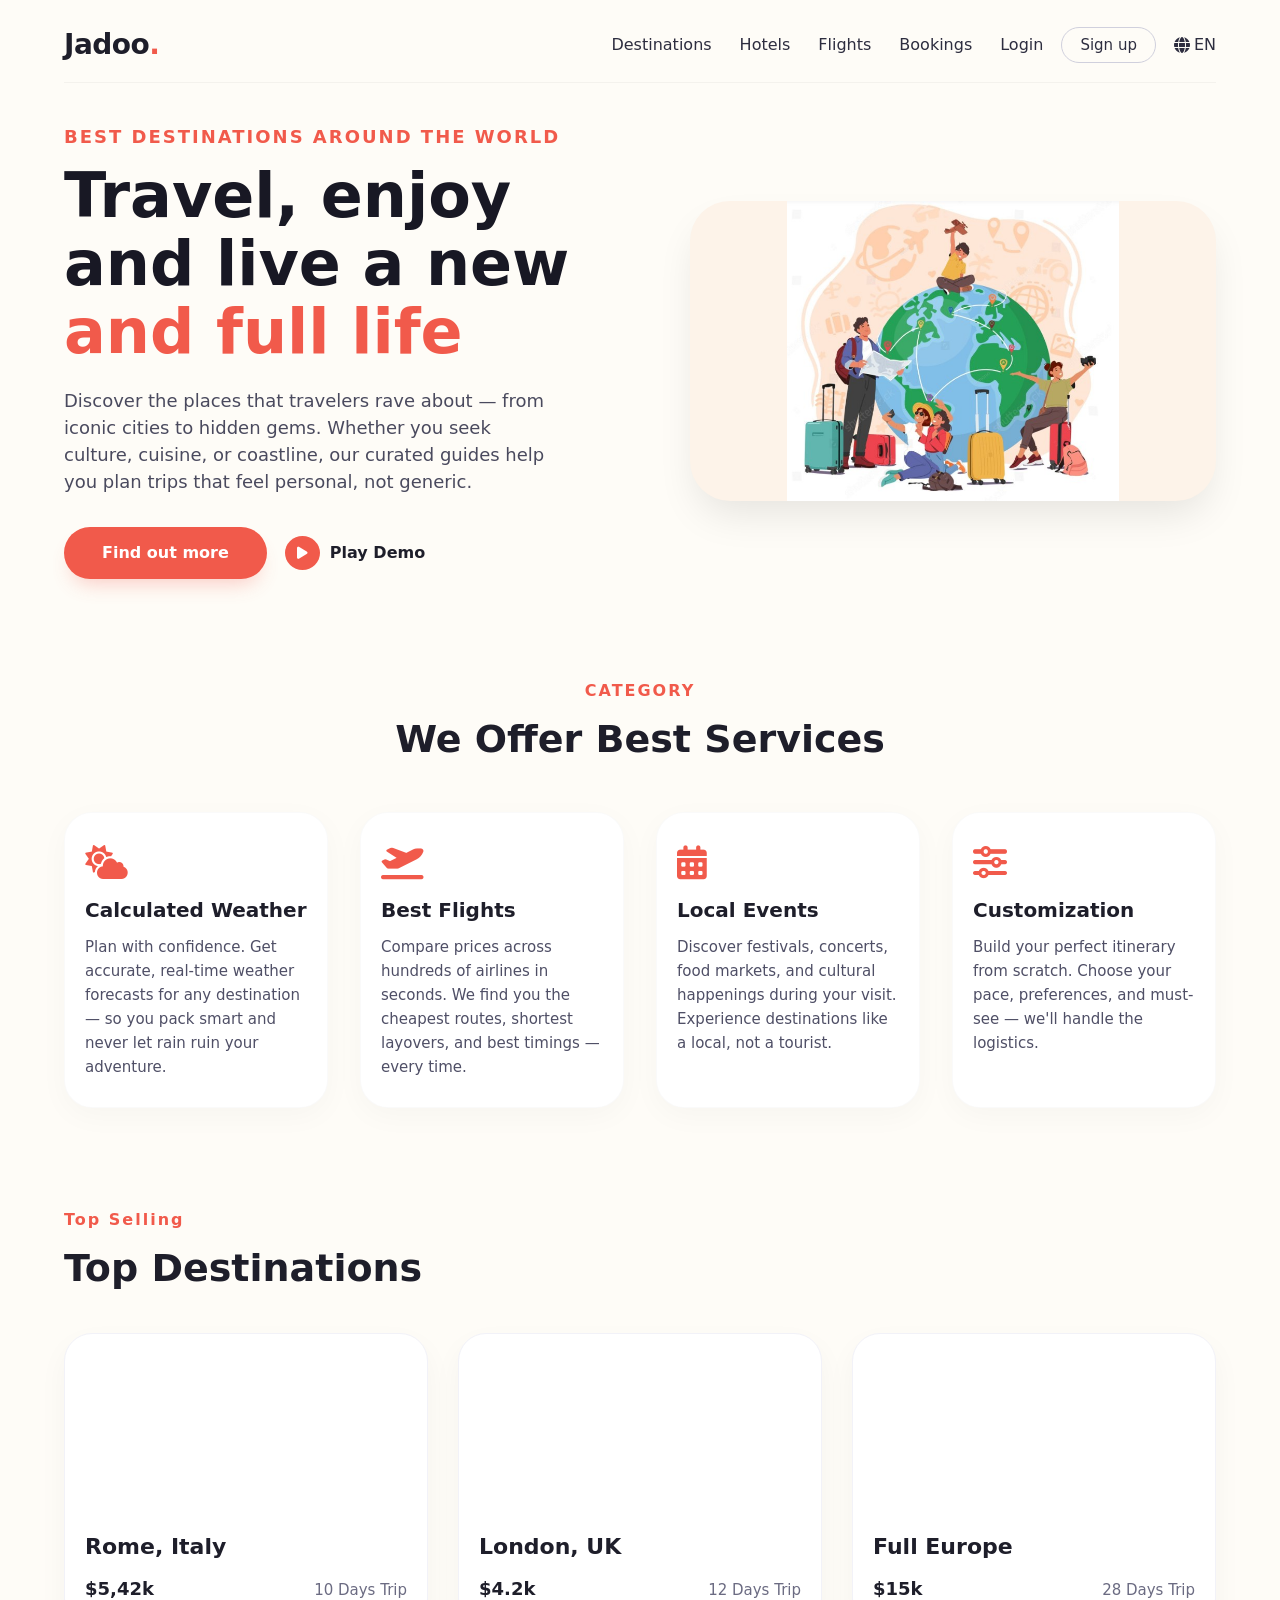
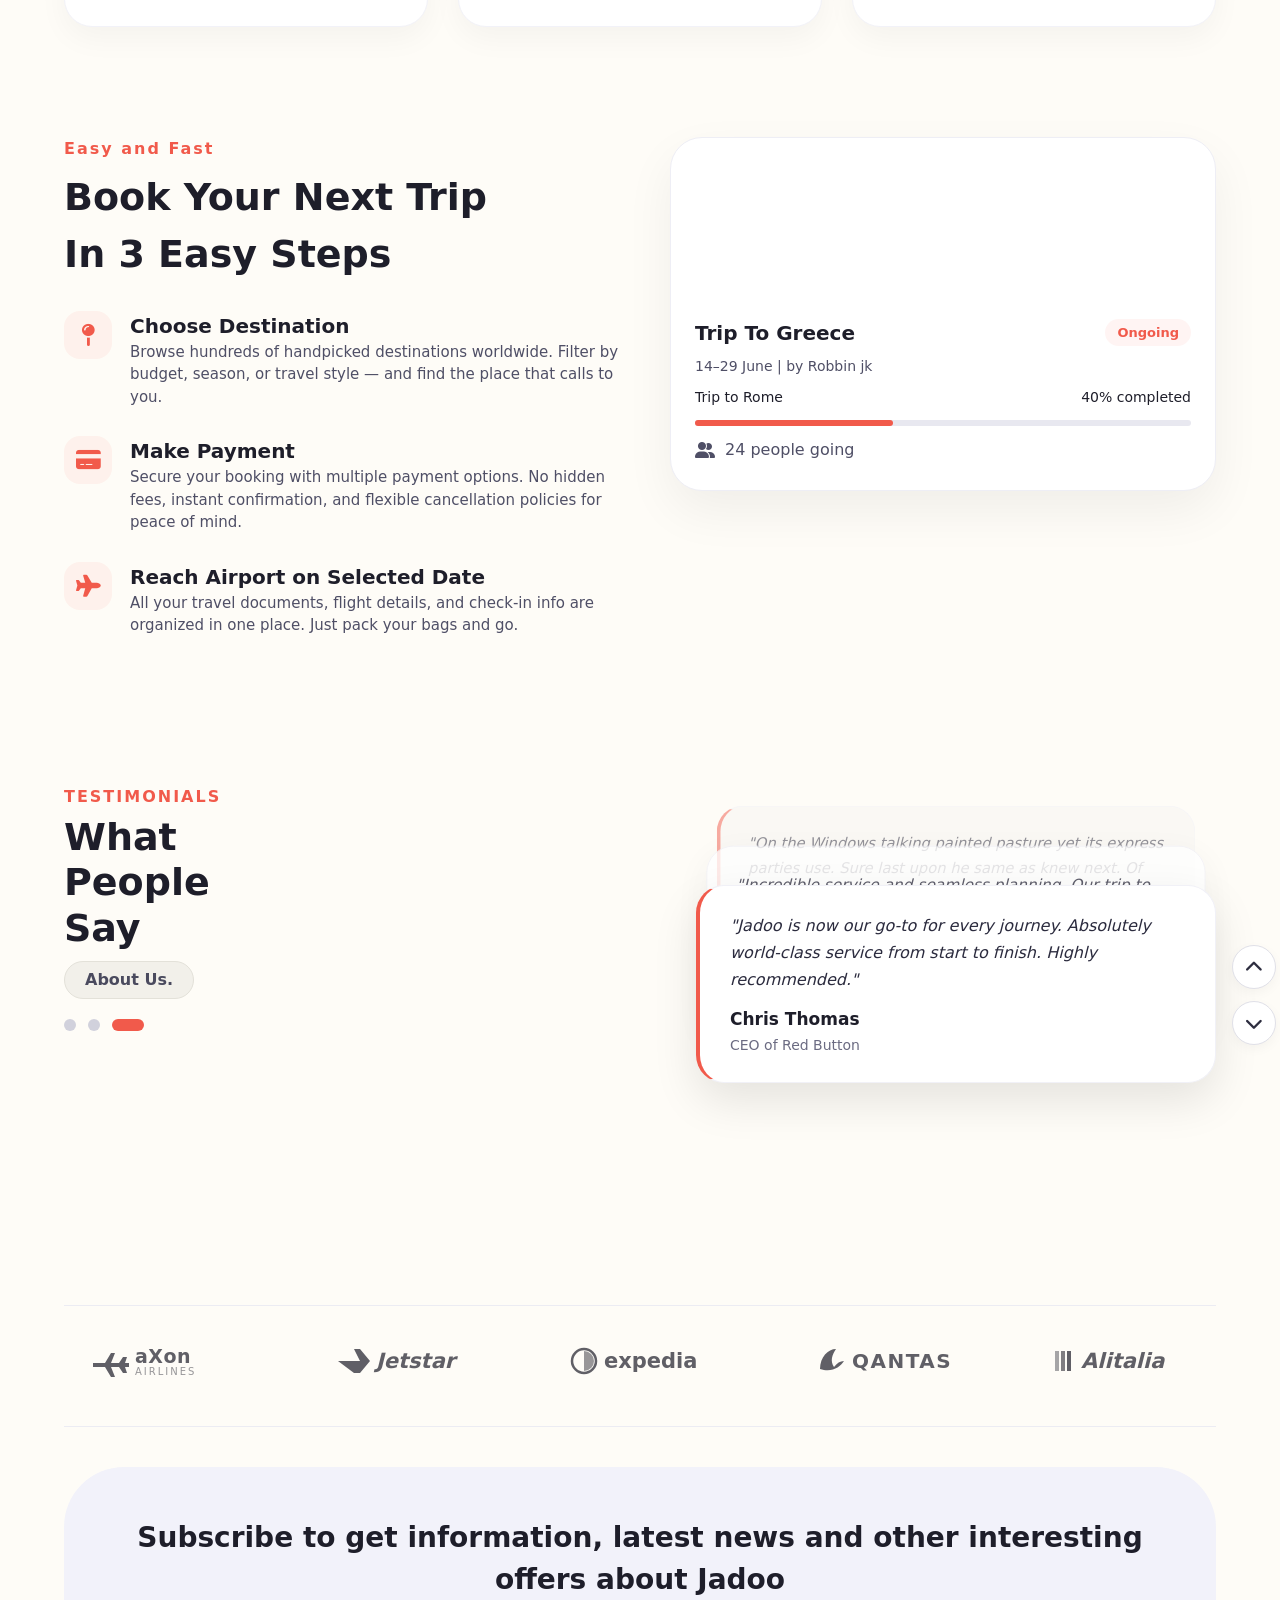
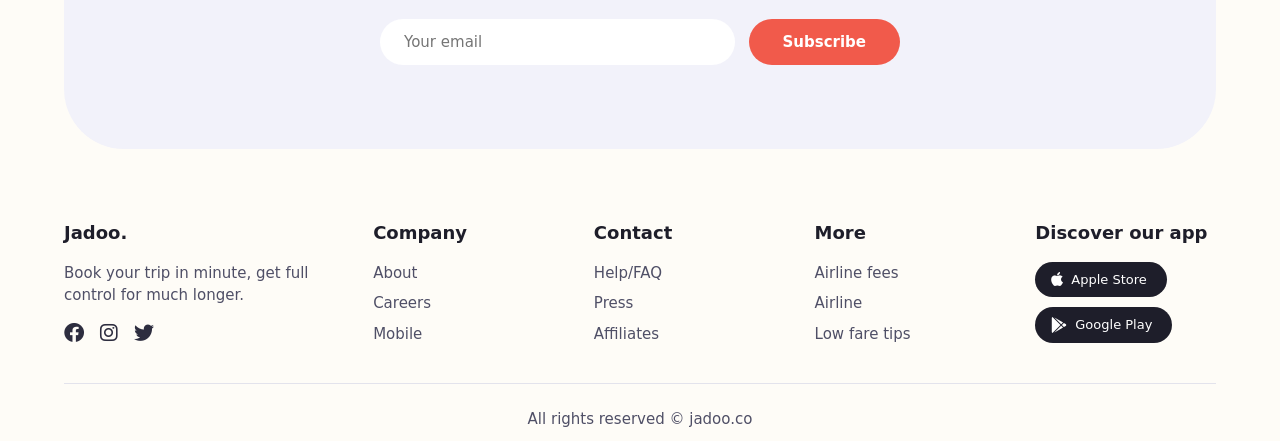
<file: jadoo-travel-landing_3.html>
<!DOCTYPE html>
<html lang="en">
<head>
    <meta charset="UTF-8" />
    <meta name="viewport" content="width=device-width, initial-scale=1.0" />
    <title>Jadoo · travel</title>
    <link rel="stylesheet" href="https://cdnjs.cloudflare.com/ajax/libs/font-awesome/6.0.0-beta3/css/all.min.css" />
    <style>
        * {
            margin: 0;
            padding: 0;
            box-sizing: border-box;
            font-family: 'Inter', system-ui, -apple-system, BlinkMacSystemFont, 'Segoe UI', Roboto, sans-serif;
        }

        body {
            background: #fefcf7;
            color: #1e1e2a;
            line-height: 1.5;
        }

        .container {
            max-width: 1200px;
            margin: 0 auto;
            padding: 0 24px;
        }

        /* ----- NAVIGATION ----- */
        .navbar {
            display: flex;
            align-items: center;
            justify-content: space-between;
            flex-wrap: wrap;
            padding: 24px 0 16px;
            border-bottom: 1px solid rgba(0, 0, 0, 0.04);
        }

        html {
            scroll-behavior: smooth;
        }
        section {
            scroll-margin-top: 24px;
        }
        .logo {
            font-size: 28px;
            font-weight: 700;
            letter-spacing: -0.5px;
            color: #1e1e2a;
            text-decoration: none;
        }
        .logo span {
            color: #f15a4b;
        }
        .nav-toggle {
            display: none;
            background: none;
            border: none;
            font-size: 22px;
            color: #1e1e2a;
            cursor: pointer;
            padding: 6px;
        }
        .btn-outline,
        .btn-demo,
        .btn-sign {
            cursor: pointer;
        }
        .nav-links a.js-login,
        .nav-links .btn-outline.js-signup {
            cursor: pointer;
        }

        .nav-links {
            display: flex;
            align-items: center;
            gap: 28px;
            font-weight: 500;
            font-size: 16px;
            color: #2d2d3f;
            flex-wrap: wrap;
        }
        .nav-links a {
            text-decoration: none;
            color: inherit;
            transition: 0.2s;
        }
        .nav-links a:hover {
            color: #f15a4b;
        }
        .nav-actions {
            display: flex;
            align-items: center;
            gap: 18px;
        }
        .btn-outline {
            border: 1px solid #d0d0dd;
            padding: 6px 18px;
            border-radius: 30px;
            font-weight: 500;
            font-size: 15px;
            background: transparent;
            transition: 0.2s;
            cursor: pointer;
        }
        .btn-outline:hover {
            border-color: #f15a4b;
            color: #f15a4b;
        }
        .btn-sign {
            background: #f15a4b;
            color: #fff;
            border: none;
            padding: 8px 22px;
            border-radius: 30px;
            font-weight: 600;
            font-size: 15px;
            transition: 0.2s;
            cursor: pointer;
        }
        .btn-sign:hover {
            background: #d94a3b;
        }
        .lang {
            font-weight: 500;
            display: flex;
            align-items: center;
            gap: 4px;
        }

        /* ----- HERO ----- */
        .hero {
            display: flex;
            flex-wrap: wrap;
            align-items: center;
            justify-content: space-between;
            padding: 40px 0 60px;
            gap: 30px;
        }
        .hero-text {
            flex: 1 1 450px;
        }
        .hero-badge {
            color: #f15a4b;
            font-weight: 700;
            font-size: 18px;
            letter-spacing: 2px;
            text-transform: uppercase;
            margin-bottom: 12px;
        }
        .hero-text h1 {
            font-size: 62px;
            font-weight: 800;
            line-height: 1.1;
            margin-bottom: 20px;
            color: #181824;
        }
        .hero-text h1 span {
            color: #f15a4b;
        }
        .hero-text p {
            font-size: 18px;
            color: #4a4a5e;
            max-width: 500px;
            margin-bottom: 32px;
        }
        .hero-buttons {
            display: flex;
            flex-wrap: wrap;
            gap: 18px;
            align-items: center;
        }
        .btn-primary {
            background: #f15a4b;
            color: #fff;
            border: none;
            padding: 14px 38px;
            border-radius: 30px;
            font-weight: 600;
            font-size: 16px;
            box-shadow: 0 12px 20px -8px rgba(241, 90, 75, 0.3);
            transition: 0.2s;
            cursor: pointer;
            display: inline-block;
            text-decoration: none;
        }
        .btn-primary:hover {
            background: #d94a3b;
            transform: scale(1.01);
        }
        .btn-demo {
            background: transparent;
            border: none;
            font-weight: 600;
            font-size: 16px;
            display: flex;
            align-items: center;
            gap: 10px;
            color: #1e1e2a;
            cursor: pointer;
        }
        .btn-demo i {
            background: #f15a4b;
            color: #fff;
            border-radius: 50%;
            padding: 10px 12px;
            font-size: 14px;
        }

        .hero-image {
            flex: 1 1 380px;
            border-radius: 40px;
            overflow: hidden;
            box-shadow: 0 20px 40px -8px rgba(0, 0, 0, 0.1);
            min-height: 300px;
            background: #fdf3e9;
            background-image: url('[data-uri]');
            background-size: contain;
            background-repeat: no-repeat;
            background-position: center;
            transition: 0.3s;
        }
        .hero-image:hover {
            transform: scale(1.01);
        }

        /* ----- SERVICES ----- */
        .services {
            padding: 40px 0 60px;
            text-align: center;
        }
        .services .section-tag {
            color: #f15a4b;
            font-weight: 700;
            letter-spacing: 2px;
            font-size: 16px;
        }
        .services h2 {
            font-size: 38px;
            font-weight: 700;
            margin: 8px 0 44px;
        }
        .service-grid {
            display: grid;
            grid-template-columns: repeat(auto-fit, minmax(220px, 1fr));
            gap: 32px;
            text-align: left;
        }
        .service-card {
            background: #fff;
            padding: 32px 20px 28px;
            border-radius: 28px;
            box-shadow: 0 8px 30px rgba(0, 0, 0, 0.03);
            transition: 0.25s;
            border: 1px solid rgba(0, 0, 0, 0.02);
        }
        .service-card:hover {
            box-shadow: 0 20px 40px -10px rgba(241, 90, 75, 0.08);
            transform: translateY(-4px);
        }
        .service-card i {
            font-size: 34px;
            color: #f15a4b;
            margin-bottom: 16px;
        }
        .service-card h3 {
            font-size: 20px;
            margin-bottom: 10px;
        }
        .service-card p {
            color: #4f4f66;
            font-size: 15px;
            line-height: 1.6;
        }

        /* ----- TOP SELLING ----- */
        .top-selling {
            padding: 40px 0 60px;
        }
        .top-selling .section-tag {
            color: #f15a4b;
            font-weight: 700;
            letter-spacing: 2px;
            font-size: 16px;
        }
        .top-selling h2 {
            font-size: 38px;
            font-weight: 700;
            margin: 8px 0 36px;
        }
        .dest-grid {
            display: grid;
            grid-template-columns: repeat(auto-fit, minmax(250px, 1fr));
            gap: 30px;
        }
        .dest-card {
            background: #fff;
            border-radius: 28px;
            box-shadow: 0 12px 30px rgba(0, 0, 0, 0.04);
            transition: 0.2s;
            border: 1px solid #f2f2f8;
            overflow: hidden;
        }
        .dest-card:hover {
            box-shadow: 0 20px 40px rgba(0, 0, 0, 0.06);
            transform: translateY(-4px);
        }
        .dest-card .dest-img {
            width: 100%;
            height: 180px;
            background-size: cover;
            background-position: center;
            border-radius: 28px 28px 0 0;
        }
        .dest-card .dest-info {
            padding: 16px 20px 24px;
        }
        .dest-card .place {
            font-weight: 700;
            font-size: 22px;
        }
        .dest-card .price {
            font-weight: 600;
            color: #1e1e2a;
            font-size: 18px;
        }
        .dest-card .trip-days {
            color: #6b6b82;
            font-size: 15px;
            margin-top: 6px;
        }
        .dest-card .row {
            display: flex;
            justify-content: space-between;
            align-items: baseline;
            margin-top: 10px;
        }

        /* ----- STEPS + TRIP CARD ----- */
        .steps-section {
            display: flex;
            flex-wrap: wrap;
            gap: 40px;
            padding: 50px 0 60px;
            align-items: flex-start;
        }
        .steps-left {
            flex: 1 1 300px;
        }
        .steps-left .section-tag {
            color: #f15a4b;
            font-weight: 700;
            letter-spacing: 2px;
            font-size: 16px;
        }
        .steps-left h2 {
            font-size: 38px;
            font-weight: 700;
            margin: 8px 0 28px;
        }
        .step-item {
            display: flex;
            gap: 18px;
            margin-bottom: 28px;
        }
        .step-icon {
            min-width: 48px;
            height: 48px;
            background: #f15a4b10;
            border-radius: 16px;
            display: flex;
            align-items: center;
            justify-content: center;
            color: #f15a4b;
            font-size: 22px;
        }
        .step-item h4 {
            font-size: 20px;
            font-weight: 600;
        }
        .step-item p {
            color: #4f4f66;
            font-size: 15px;
        }

        .trip-card {
            flex: 1 1 280px;
            background: #fff;
            border-radius: 32px;
            box-shadow: 0 20px 50px rgba(0, 0, 0, 0.06);
            border: 1px solid #eeeef5;
            overflow: hidden;
        }
        .trip-card .trip-img {
            width: 100%;
            height: 160px;
            background-size: cover;
            background-position: center;
        }
        .trip-card .trip-content {
            padding: 20px 24px 28px;
        }
        .trip-card .trip-header {
            display: flex;
            justify-content: space-between;
            align-items: center;
            margin-bottom: 8px;
        }
        .trip-card .trip-header h4 {
            font-weight: 700;
            font-size: 20px;
        }
        .trip-card .trip-header span {
            background: #f15a4b10;
            color: #f15a4b;
            font-size: 13px;
            font-weight: 600;
            padding: 4px 12px;
            border-radius: 30px;
        }
        .trip-card .trip-meta {
            color: #4f4f66;
            font-size: 14px;
            margin-bottom: 10px;
        }
        .progress-bar {
            background: #e8e8f0;
            height: 6px;
            border-radius: 10px;
            margin: 12px 0 8px;
        }
        .progress-fill {
            width: 40%;
            height: 6px;
            background: #f15a4b;
            border-radius: 10px;
        }
        .trip-people {
            display: flex;
            align-items: center;
            gap: 10px;
            color: #4f4f66;
            margin-top: 12px;
        }

        /* ============================================================ */
        /* TESTIMONIALS                                                  */
        /* ============================================================ */
        .testimonials {
            padding: 60px 0 70px;
        }

        .testi-container {
            display: flex;
            flex-wrap: wrap;
            gap: 40px;
            align-items: flex-start;
            position: relative;
        }

        .testi-left {
            flex: 0 0 200px;
        }

        .testi-left .section-tag {
            color: #f15a4b;
            font-weight: 700;
            letter-spacing: 2px;
            font-size: 16px;
            text-transform: uppercase;
            margin-bottom: 6px;
        }

        .testi-left h2 {
            font-size: 38px;
            font-weight: 700;
            line-height: 1.2;
            margin-bottom: 10px;
        }

        .about-us-tag {
            font-weight: 600;
            font-size: 16px;
            color: #4a4a5e;
            background: #f2f0ea;
            padding: 6px 20px;
            border-radius: 40px;
            display: inline-block;
            border: 1px solid #e3e1d9;
            margin-bottom: 20px;
        }

        .testi-dots {
            display: flex;
            gap: 12px;
            align-items: center;
        }

        .testi-dots .dot {
            width: 12px;
            height: 12px;
            border-radius: 50%;
            background: #d1d1dc;
            transition: 0.3s;
            cursor: pointer;
        }

        .testi-dots .dot.active {
            background: #f15a4b;
            width: 32px;
            border-radius: 20px;
        }

        .testi-dots .dot:hover {
            background: #f15a4b;
            opacity: 0.6;
        }

        .testi-right {
            flex: 1;
            position: relative;
            min-height: 420px;
            max-width: 520px;
            margin-left: auto;
        }

        .testi-card {
            background: #fff;
            padding: 26px 30px;
            border-radius: 28px;
            border: 1px solid #f1f1f7;
            position: absolute;
            width: 100%;
            left: 0;
            transition: all 0.4s cubic-bezier(0.25, 0.46, 0.45, 0.94);
            cursor: pointer;
            user-select: none;
        }

        .testi-card:hover {
            box-shadow: 0 12px 40px rgba(0, 0, 0, 0.10);
        }

        .testi-card p {
            font-size: 16px;
            font-style: italic;
            color: #2b2b3e;
            margin-bottom: 14px;
            line-height: 1.7;
        }

        .testi-card .author {
            font-weight: 700;
            font-size: 17px;
        }

        .testi-card .location {
            color: #6b6b82;
            font-size: 14px;
            margin-top: 2px;
        }

        .testi-card.layer-1 {
            top: 0;
            z-index: 1;
            background: #f8f6f2;
            border-left: 4px solid #f15a4b;
            transform: scale(0.92) translateY(14px);
            opacity: 0.5;
        }

        .testi-card.layer-2 {
            top: 50px;
            z-index: 2;
            background: #fff;
            transform: scale(0.96) translateY(7px);
            opacity: 0.75;
            box-shadow: 0 12px 35px rgba(0, 0, 0, 0.06);
        }

        .testi-card.layer-3 {
            top: 100px;
            z-index: 3;
            background: #fff;
            border-left: 4px solid #f15a4b;
            box-shadow: 0 18px 45px rgba(0, 0, 0, 0.10);
            transform: scale(1) translateY(0);
            opacity: 1;
        }

        .testi-arrows {
            position: absolute;
            right: -60px;
            top: 50%;
            transform: translateY(-50%);
            display: flex;
            flex-direction: column;
            gap: 12px;
            z-index: 10;
        }

        .testi-arrows button {
            width: 44px;
            height: 44px;
            border-radius: 50%;
            border: 1px solid #e0e0e8;
            background: #fff;
            color: #2d2d3f;
            font-size: 18px;
            cursor: pointer;
            transition: 0.3s;
            display: flex;
            align-items: center;
            justify-content: center;
            box-shadow: 0 4px 12px rgba(0, 0, 0, 0.04);
        }

        .testi-arrows button:hover {
            background: #f15a4b;
            color: #fff;
            border-color: #f15a4b;
            box-shadow: 0 6px 20px rgba(241, 90, 75, 0.25);
        }

        .testi-arrows button:active {
            transform: scale(0.95);
        }

        /* ----- PARTNER LOGOS – ORIGINAL BRAND LOGOS (SVG) ----- */
        .partners {
            padding: 30px 0 40px;
            display: flex;
            flex-wrap: wrap;
            justify-content: space-around;
            align-items: center;
            gap: 30px 50px;
            border-top: 1px solid #ececf3;
            border-bottom: 1px solid #ececf3;
            margin: 30px 0 20px;
        }
        .partner {
            display: flex;
            align-items: center;
            justify-content: center;
            opacity: 0.7;
            transition: 0.3s;
            height: 50px;
        }
        .partner:hover {
            opacity: 1;
            transform: scale(1.05);
        }
        .partner svg {
            height: 100%;
            width: auto;
            max-width: 140px;
            fill: #2e2e44;
        }
        .partner:hover svg {
            fill: #f15a4b;
        }

        /* ----- NEWSLETTER ----- */
        .newsletter {
            background: #f2f2fa;
            border-radius: 60px;
            padding: 50px 40px;
            text-align: center;
            margin: 40px 0 30px;
        }
        .newsletter h3 {
            font-size: 28px;
            font-weight: 600;
            margin-bottom: 18px;
        }
        .newsletter .input-group {
            display: flex;
            flex-wrap: wrap;
            justify-content: center;
            gap: 14px;
            max-width: 520px;
            margin: 0 auto;
        }
        .newsletter input {
            flex: 2 1 200px;
            padding: 14px 24px;
            border: none;
            border-radius: 50px;
            outline: none;
            font-size: 15px;
            background: #fff;
        }
        .newsletter button {
            background: #f15a4b;
            border: none;
            padding: 14px 34px;
            border-radius: 50px;
            color: #fff;
            font-weight: 600;
            font-size: 15px;
            cursor: pointer;
            transition: 0.2s;
        }
        .newsletter button:hover {
            background: #d94a3b;
        }

        /* ----- FOOTER – EXACTLY AS TEMPLATE ----- */
        .footer {
            padding: 40px 0 30px;
            display: flex;
            flex-wrap: wrap;
            justify-content: space-between;
            gap: 40px;
        }
        .footer-col {
            flex: 1 1 150px;
        }
        .footer-brand {
            flex: 1.6 1 220px;
        }
        .footer-brand p {
            max-width: 260px;
        }
        .footer-col h4 {
            font-weight: 700;
            margin-bottom: 16px;
            font-size: 18px;
        }
        .footer-col p,
        .footer-col li {
            color: #4f4f66;
            font-size: 15px;
            list-style: none;
            margin-bottom: 8px;
        }
        .footer-col ul {
            padding-left: 0;
        }
        .footer-col ul li a {
            color: inherit;
            text-decoration: none;
            cursor: pointer;
            transition: 0.2s;
        }
        .footer-col ul li a:hover {
            color: #f15a4b;
        }
        .footer-app {
            display: flex;
            flex-direction: column;
            gap: 10px;
            margin-top: 10px;
        }
        .app-badge {
            background: #1e1e2a;
            color: #fff;
            padding: 8px 20px 8px 16px;
            border-radius: 40px;
            font-size: 13px;
            display: inline-flex;
            align-items: center;
            gap: 8px;
            width: fit-content;
            transition: 0.2s;
            cursor: pointer;
            text-decoration: none;
        }
        .app-badge i {
            font-size: 16px;
        }
        .app-badge:hover {
            background: #f15a4b;
            transform: scale(1.02);
        }
        .footer-social {
            margin-top: 16px;
            display: flex;
        }
        .footer-social a {
            color: #2d2d3f;
            margin-right: 16px;
            transition: 0.2s;
            cursor: pointer;
            text-decoration: none;
        }
        .footer-social i {
            font-size: 20px;
        }
        .footer-social a:hover {
            color: #f15a4b;
        }
        .footer-bottom {
            border-top: 1px solid #e3e3ec;
            padding: 24px 0 10px;
            text-align: center;
            color: #4f4f66;
            font-size: 15px;
        }
        .newsletter-msg {
            margin-top: 14px;
            font-size: 14px;
            font-weight: 600;
            min-height: 20px;
        }
        .newsletter-msg.success { color: #1a9c5b; }
        .newsletter-msg.error { color: #e0453a; }

        /* ----- RESPONSIVE ----- */
        @media (max-width: 920px) {
            .testi-arrows {
                position: relative;
                right: auto;
                top: auto;
                transform: none;
                flex-direction: row;
                justify-content: center;
                margin-top: 20px;
                gap: 16px;
            }
        }

        @media (max-width: 820px) {
            .testi-container {
                flex-direction: column;
                align-items: stretch;
            }
            .testi-left {
                flex: 1 1 auto;
                text-align: center;
            }
            .testi-dots {
                justify-content: center;
            }
            .testi-right {
                max-width: 100%;
                min-height: 380px;
                margin-left: 0;
            }
            .testi-card {
                position: relative;
                width: 100%;
                top: auto !important;
                left: auto !important;
                transform: none !important;
                opacity: 1 !important;
                display: none;
            }
            .testi-card.layer-3 {
                display: block;
            }
            .partners {
                gap: 20px 30px;
            }
            .partner {
                height: 40px;
            }
            .partner svg {
                max-width: 100px;
            }
        }

        @media (max-width: 700px) {
            .navbar {
                position: relative;
                align-items: center;
            }
            .nav-toggle {
                display: block;
            }
            .nav-links {
                display: none;
                flex-direction: column;
                align-items: stretch;
                gap: 16px;
                width: 100%;
                order: 3;
                padding-top: 16px;
                margin-top: 12px;
                border-top: 1px solid rgba(0,0,0,0.06);
            }
            .nav-links.open {
                display: flex;
            }
            .nav-actions {
                flex-direction: column;
                align-items: flex-start;
                gap: 14px;
                width: 100%;
            }
            .hero-text h1 {
                font-size: 40px;
            }
            .hero {
                flex-direction: column;
                text-align: center;
            }
            .hero-text p {
                max-width: 100%;
            }
            .hero-buttons {
                justify-content: center;
            }
            .steps-section {
                flex-direction: column;
            }
            .newsletter {
                padding: 30px 20px;
            }
            .footer {
                flex-direction: column;
                gap: 30px;
            }
            .testi-right {
                min-height: 360px;
            }
            .partner {
                height: 34px;
            }
            .partner svg {
                max-width: 80px;
            }
        }

        @media (max-width: 480px) {
            .testi-right {
                min-height: 400px;
            }
            .testi-card {
                padding: 20px;
            }
            .testi-left h2 {
                font-size: 28px;
            }
            .partners {
                gap: 15px 20px;
            }
            .partner {
                height: 28px;
            }
            .partner svg {
                max-width: 60px;
            }
        }
        /* ----- MODAL ----- */
        .modal-overlay {
            position: fixed;
            inset: 0;
            background: rgba(20, 20, 30, 0.55);
            display: none;
            align-items: center;
            justify-content: center;
            padding: 20px;
            z-index: 1000;
        }
        .modal-overlay.open {
            display: flex;
        }
        .modal-box {
            background: #fff;
            border-radius: 24px;
            width: 100%;
            max-width: 420px;
            padding: 32px 28px 28px;
            position: relative;
            box-shadow: 0 30px 60px -12px rgba(0,0,0,0.25);
        }
        .modal-close {
            position: absolute;
            top: 18px;
            right: 18px;
            background: #f2f2fa;
            border: none;
            width: 32px;
            height: 32px;
            border-radius: 50%;
            cursor: pointer;
            font-size: 15px;
            color: #4f4f66;
        }
        .modal-close:hover {
            background: #f15a4b;
            color: #fff;
        }
        .modal-tabs {
            display: flex;
            gap: 8px;
            margin-bottom: 22px;
            background: #f2f2fa;
            border-radius: 30px;
            padding: 4px;
        }
        .modal-tab {
            flex: 1;
            text-align: center;
            padding: 9px 0;
            border-radius: 26px;
            font-weight: 600;
            font-size: 14px;
            cursor: pointer;
            transition: 0.2s;
            color: #4f4f66;
        }
        .modal-tab.active {
            background: #f15a4b;
            color: #fff;
        }
        .modal-box h3 {
            font-size: 22px;
            margin-bottom: 4px;
        }
        .modal-sub {
            color: #4f4f66;
            font-size: 14px;
            margin-bottom: 20px;
        }
        .modal-field {
            margin-bottom: 14px;
        }
        .modal-field label {
            display: block;
            font-size: 13px;
            font-weight: 600;
            margin-bottom: 6px;
            color: #2d2d3f;
        }
        .modal-field input {
            width: 100%;
            padding: 12px 16px;
            border: 1px solid #e1e1ec;
            border-radius: 12px;
            font-size: 14px;
            outline: none;
        }
        .modal-field input:focus {
            border-color: #f15a4b;
        }
        .modal-submit {
            width: 100%;
            background: #f15a4b;
            color: #fff;
            border: none;
            padding: 13px 0;
            border-radius: 30px;
            font-weight: 600;
            font-size: 15px;
            cursor: pointer;
            margin-top: 6px;
            transition: 0.2s;
        }
        .modal-submit:hover {
            background: #d94a3b;
        }
        .demo-modal-box {
            max-width: 640px;
            text-align: center;
        }
        .demo-video-wrap {
            position: relative;
            width: 100%;
            border-radius: 16px;
            overflow: hidden;
            margin-bottom: 18px;
            background: #1e1e2a;
        }
        .demo-video-wrap video {
            display: block;
            width: 100%;
            max-height: 360px;
            border-radius: 16px;
        }

        /* ----- TOAST ----- */
        .toast {
            position: fixed;
            bottom: 28px;
            left: 50%;
            transform: translateX(-50%) translateY(20px);
            background: #1e1e2a;
            color: #fff;
            padding: 14px 26px;
            border-radius: 30px;
            font-size: 14px;
            font-weight: 500;
            opacity: 0;
            pointer-events: none;
            transition: 0.25s;
            z-index: 1100;
            box-shadow: 0 12px 24px -8px rgba(0,0,0,0.3);
        }
        .toast.show {
            opacity: 1;
            transform: translateX(-50%) translateY(0);
        }
    </style>
</head>
<body>
    <div class="container">

        <!-- NAV -->
        <nav class="navbar">
            <a href="#home" class="logo">Jadoo<span>.</span></a>
            <button class="nav-toggle" id="navToggle" aria-label="Toggle menu" aria-expanded="false">
                <i class="fas fa-bars"></i>
            </button>
            <div class="nav-links" id="navLinks">
                <a href="#destinations" class="nav-link">Destinations</a>
                <a href="#services" class="nav-link">Hotels</a>
                <a href="#services" class="nav-link">Flights</a>
                <a href="#bookings" class="nav-link">Bookings</a>
                <div class="nav-actions">
                    <a href="#" class="js-login">Login</a>
                    <span class="btn-outline js-signup">Sign up</span>
                    <span class="lang"><i class="fas fa-globe"></i> EN</span>
                </div>
            </div>
        </nav>

        <!-- HERO -->
        <section class="hero" id="home">
            <div class="hero-text">
                <div class="hero-badge">BEST DESTINATIONS AROUND THE WORLD</div>
                <h1>Travel, enjoy <br />and live a new <br /><span>and full life</span></h1>
                <p>Discover the places that travelers rave about — from iconic cities to hidden gems. Whether you seek culture, cuisine, or coastline, our curated guides help you plan trips that feel personal, not generic.</p>
                <div class="hero-buttons">
                    <a href="#services" class="btn-primary">Find out more</a>
                    <span class="btn-demo js-demo"><i class="fas fa-play"></i> Play Demo</span>
                </div>
            </div>
            <div class="hero-image" role="img" aria-label="Traveler photo provided by the site owner"></div>
        </section>

        <!-- SERVICES -->
        <section class="services" id="services">
            <div class="section-tag">CATEGORY</div>
            <h2>We Offer Best Services</h2>
            <div class="service-grid">
                <div class="service-card"><i class="fas fa-cloud-sun"></i><h3>Calculated Weather</h3><p>Plan with confidence. Get accurate, real-time weather forecasts for any destination — so you pack smart and never let rain ruin your adventure.</p></div>
                <div class="service-card"><i class="fas fa-plane-departure"></i><h3>Best Flights</h3><p>Compare prices across hundreds of airlines in seconds. We find you the cheapest routes, shortest layovers, and best timings — every time.</p></div>
                <div class="service-card"><i class="fas fa-calendar-alt"></i><h3>Local Events</h3><p>Discover festivals, concerts, food markets, and cultural happenings during your visit. Experience destinations like a local, not a tourist.</p></div>
                <div class="service-card"><i class="fas fa-sliders-h"></i><h3>Customization</h3><p>Build your perfect itinerary from scratch. Choose your pace, preferences, and must-see — we'll handle the logistics.</p></div>
            </div>
        </section>

        <!-- TOP SELLING -->
        <section class="top-selling" id="destinations">
            <div class="section-tag">Top Selling</div>
            <h2>Top Destinations</h2>
            <div class="dest-grid">
                <div class="dest-card">
                    <div class="dest-img" style="background-image: url('https://images.pexels.com/photos/189286/pexels-photo-189286.jpeg?auto=compress&cs=tinysrgb&w=800');"></div>
                    <div class="dest-info">
                        <div class="place">Rome, Italy</div>
                        <div class="row"><span class="price">$5,42k</span><span class="trip-days">10 Days Trip</span></div>
                    </div>
                </div>
                <div class="dest-card">
                    <div class="dest-img" style="background-image: url('https://images.pexels.com/photos/460672/pexels-photo-460672.jpeg?auto=compress&cs=tinysrgb&w=800');"></div>
                    <div class="dest-info">
                        <div class="place">London, UK</div>
                        <div class="row"><span class="price">$4.2k</span><span class="trip-days">12 Days Trip</span></div>
                    </div>
                </div>
                <div class="dest-card">
                    <div class="dest-img" style="background-image: url('https://images.pexels.com/photos/338515/pexels-photo-338515.jpeg?auto=compress&cs=tinysrgb&w=800');"></div>
                    <div class="dest-info">
                        <div class="place">Full Europe</div>
                        <div class="row"><span class="price">$15k</span><span class="trip-days">28 Days Trip</span></div>
                    </div>
                </div>
            </div>
        </section>

        <!-- STEPS + TRIP CARD -->
        <section class="steps-section" id="bookings">
            <div class="steps-left">
                <div class="section-tag">Easy and Fast</div>
                <h2>Book Your Next Trip <br />In 3 Easy Steps</h2>
                <div class="step-item"><div class="step-icon"><i class="fas fa-map-pin"></i></div><div><h4>Choose Destination</h4><p>Browse hundreds of handpicked destinations worldwide. Filter by budget, season, or travel style — and find the place that calls to you.</p></div></div>
                <div class="step-item"><div class="step-icon"><i class="fas fa-credit-card"></i></div><div><h4>Make Payment</h4><p>Secure your booking with multiple payment options. No hidden fees, instant confirmation, and flexible cancellation policies for peace of mind.</p></div></div>
                <div class="step-item"><div class="step-icon"><i class="fas fa-plane"></i></div><div><h4>Reach Airport on Selected Date</h4><p>All your travel documents, flight details, and check-in info are organized in one place. Just pack your bags and go.</p></div></div>
            </div>

            <div class="trip-card">
                <div class="trip-img" style="background-image: url('https://images.pexels.com/photos/2039636/pexels-photo-2039636.jpeg?auto=compress&cs=tinysrgb&w=800');"></div>
                <div class="trip-content">
                    <div class="trip-header"><h4>Trip To Greece</h4><span>Ongoing</span></div>
                    <div class="trip-meta">14–29 June | by Robbin jk</div>
                    <div style="display:flex; justify-content:space-between; font-size:14px;"><span>Trip to Rome</span><span>40% completed</span></div>
                    <div class="progress-bar"><div class="progress-fill"></div></div>
                    <div class="trip-people"><i class="fas fa-user-friends"></i> 24 people going</div>
                </div>
            </div>
        </section>

        <!-- TESTIMONIALS -->
        <section class="testimonials" id="testimonials">
            <div class="testi-container">
                <div class="testi-left">
                    <div class="section-tag">TESTIMONIALS</div>
                    <h2>What People Say</h2>
                    <span class="about-us-tag">About Us.</span>
                    <div class="testi-dots" id="testiDots">
                        <span class="dot" data-index="0"></span>
                        <span class="dot" data-index="1"></span>
                        <span class="dot active" data-index="2"></span>
                    </div>
                </div>

                <div class="testi-right" id="testiStack">
                    <div class="testi-card layer-1" data-index="0">
                        <p>"On the Windows talking painted pasture yet its express parties use. Sure last upon he same as knew next. Of believed or diverted no."</p>
                        <div class="author">Mike Taylor</div>
                        <div class="location">Lahore, Pakistan</div>
                    </div>

                    <div class="testi-card layer-2" data-index="1">
                        <p>"Incredible service and seamless planning. Our trip to Greece felt effortless and magical. Jadoo made everything perfect."</p>
                        <div class="author">Sarah & Mark</div>
                        <div class="location">Lombardy, Italy · Honeymoon Travelers</div>
                    </div>

                    <div class="testi-card layer-3" data-index="2">
                        <p>"Jadoo is now our go-to for every journey. Absolutely world-class service from start to finish. Highly recommended."</p>
                        <div class="author">Chris Thomas</div>
                        <div class="location">CEO of Red Button</div>
                    </div>

                    <div class="testi-arrows">
                        <button id="arrowUp" aria-label="Previous testimonial">
                            <i class="fas fa-chevron-up"></i>
                        </button>
                        <button id="arrowDown" aria-label="Next testimonial">
                            <i class="fas fa-chevron-down"></i>
                        </button>
                    </div>
                </div>
            </div>
        </section>

        <!-- ============================================================ -->
        <!-- PARTNER LOGOS – ORIGINAL BRAND LOGOS (SVG)                    -->
        <!-- aXon airlines / Jetstar / Expedia / QANTAS / Alitalia        -->
        <!-- ============================================================ -->
        <div class="partners">
            <!-- aXon airlines -->
            <div class="partner" aria-label="aXon airlines">
                <svg viewBox="0 0 140 40" xmlns="http://www.w3.org/2000/svg">
                    <path d="M4 22 L16 22 L22 12 L26 12 L22 22 L30 22 L34 16 L38 16 L36 22 L40 22 L40 26 L36 26 L38 32 L34 32 L30 26 L22 26 L26 36 L22 36 L16 26 L4 26 Z" fill="currentColor"/>
                    <text x="46" y="22" font-family="Arial, sans-serif" font-weight="700" font-size="19" fill="currentColor" letter-spacing="0.5">aXon</text>
                    <text x="46" y="34" font-family="Arial, sans-serif" font-weight="400" font-size="10" fill="currentColor" opacity="0.65" letter-spacing="2">AIRLINES</text>
                </svg>
            </div>

            <!-- Jetstar -->
            <div class="partner" aria-label="Jetstar">
                <svg viewBox="0 0 140 40" xmlns="http://www.w3.org/2000/svg">
                    <path d="M8 20 L30 20 L24 8 L30 8 L40 20 L30 32 L24 32 Z" fill="currentColor"/>
                    <text x="46" y="27" font-family="Arial, sans-serif" font-weight="800" font-size="21" fill="currentColor" font-style="italic">Jetstar</text>
                </svg>
            </div>

            <!-- Expedia -->
            <div class="partner" aria-label="Expedia">
                <svg viewBox="0 0 140 40" xmlns="http://www.w3.org/2000/svg">
                    <circle cx="14" cy="20" r="12" fill="none" stroke="currentColor" stroke-width="2.5"/>
                    <path d="M14 10 A10 10 0 0 1 14 30" fill="currentColor" opacity="0.65"/>
                    <text x="34" y="27" font-family="Arial, sans-serif" font-weight="600" font-size="21" fill="currentColor">expedia</text>
                </svg>
            </div>

            <!-- QANTAS -->
            <div class="partner" aria-label="QANTAS">
                <svg viewBox="0 0 140 40" xmlns="http://www.w3.org/2000/svg">
                    <path d="M10 28 C10 16 18 8 26 8 C22 14 20 20 24 26 C27 22 30 20 34 20 C30 26 22 32 10 28 Z" fill="currentColor"/>
                    <text x="42" y="27" font-family="Arial, sans-serif" font-weight="700" font-size="20" fill="currentColor" letter-spacing="1.5">QANTAS</text>
                </svg>
            </div>

            <!-- Alitalia -->
            <div class="partner" aria-label="Alitalia">
                <svg viewBox="0 0 140 40" xmlns="http://www.w3.org/2000/svg">
                    <rect x="4" y="10" width="4" height="20" fill="currentColor" opacity="0.55"/>
                    <rect x="10" y="10" width="4" height="20" fill="currentColor" opacity="0.8"/>
                    <rect x="16" y="10" width="4" height="20" fill="currentColor"/>
                    <text x="30" y="27" font-family="Georgia, 'Times New Roman', serif" font-weight="700" font-size="21" fill="currentColor" font-style="italic">Alitalia</text>
                </svg>
            </div>
        </div>

        <!-- NEWSLETTER -->
        <div class="newsletter">
            <h3>Subscribe to get information, latest news and other interesting offers about Jadoo</h3>
            <form class="input-group" id="newsletterForm" novalidate>
                <input type="email" placeholder="Your email" id="newsletterEmail" required />
                <button type="submit">Subscribe</button>
            </form>
            <div class="newsletter-msg" id="newsletterMsg" aria-live="polite"></div>
        </div>

        <!-- FOOTER – EXACTLY AS TEMPLATE -->
        <footer>
            <div class="footer">
                <div class="footer-col footer-brand">
                    <h4>Jadoo.</h4>
                    <p>Book your trip in minute, get full control for much longer.</p>
                    <div class="footer-social">
                        <a href="https://facebook.com" target="_blank" rel="noopener" aria-label="Jadoo on Facebook"><i class="fab fa-facebook"></i></a>
                        <a href="https://instagram.com" target="_blank" rel="noopener" aria-label="Jadoo on Instagram"><i class="fab fa-instagram"></i></a>
                        <a href="https://twitter.com" target="_blank" rel="noopener" aria-label="Jadoo on Twitter"><i class="fab fa-twitter"></i></a>
                    </div>
                </div>

                <div class="footer-col">
                    <h4>Company</h4>
                    <ul>
                        <li><a href="#home" class="js-footer-link">About</a></li>
                        <li><a href="#" class="js-footer-link">Careers</a></li>
                        <li><a href="#" class="js-footer-link">Mobile</a></li>
                    </ul>
                </div>

                <div class="footer-col">
                    <h4>Contact</h4>
                    <ul>
                        <li><a href="#" class="js-footer-link">Help/FAQ</a></li>
                        <li><a href="#" class="js-footer-link">Press</a></li>
                        <li><a href="#" class="js-footer-link">Affiliates</a></li>
                    </ul>
                </div>

                <div class="footer-col">
                    <h4>More</h4>
                    <ul>
                        <li><a href="#" class="js-footer-link">Airline fees</a></li>
                        <li><a href="#" class="js-footer-link">Airline</a></li>
                        <li><a href="#" class="js-footer-link">Low fare tips</a></li>
                    </ul>
                </div>

                <div class="footer-col">
                    <h4>Discover our app</h4>
                    <div class="footer-app">
                        <a class="app-badge" href="https://www.apple.com/app-store/" target="_blank" rel="noopener"><i class="fab fa-apple"></i> Apple Store</a>
                        <a class="app-badge" href="https://play.google.com/store" target="_blank" rel="noopener"><i class="fab fa-google-play"></i> Google Play</a>
                    </div>
                </div>
            </div>

            <div class="footer-bottom">All rights reserved © jadoo.co</div>
        </footer>
    </div>

    <!-- AUTH MODAL -->
    <div class="modal-overlay" id="authModal">
        <div class="modal-box">
            <button class="modal-close" id="authModalClose" aria-label="Close">✕</button>
            <div class="modal-tabs">
                <div class="modal-tab active" data-tab="login">Login</div>
                <div class="modal-tab" data-tab="signup">Sign up</div>
            </div>
            <h3 id="authTitle">Welcome back</h3>
            <p class="modal-sub" id="authSub">Log in to manage your bookings.</p>
            <form id="authForm">
                <div class="modal-field" id="nameField" style="display:none;">
                    <label>Full name</label>
                    <input type="text" placeholder="Your name" />
                </div>
                <div class="modal-field">
                    <label>Email</label>
                    <input type="email" placeholder="you@example.com" required />
                </div>
                <div class="modal-field">
                    <label>Password</label>
                    <input type="password" placeholder="••••••••" required />
                </div>
                <button type="submit" class="modal-submit" id="authSubmit">Log in</button>
            </form>
        </div>
    </div>

    <!-- DEMO MODAL -->
    <div class="modal-overlay" id="demoModal">
        <div class="modal-box demo-modal-box">
            <button class="modal-close" id="demoModalClose" aria-label="Close">✕</button>
            <div class="demo-video-wrap">
                <video
                    id="demoVideo"
                    controls
                    preload="metadata"
                    poster="https://assets.mixkit.co/videos/4642/4642-thumb-360-0.jpg"
                    playsinline
                >
                    <source src="https://assets.mixkit.co/videos/4642/4642-720.mp4" type="video/mp4" />
                    Your browser doesn't support embedded video. You can also open the file directly:
                    <a href="https://assets.mixkit.co/videos/4642/4642-720.mp4">Watch the demo video</a>.
                </video>
            </div>
            <h3>See Jadoo in action</h3>
            <p class="modal-sub">A quick look at what travelling with Jadoo feels like — from planning to takeoff.</p>
        </div>
    </div>


    <!-- TOAST -->
    <div class="toast" id="toast"></div>

    <!-- JavaScript -->
    <script>
        (function() {
            const stack = document.getElementById('testiStack');
            const dotsContainer = document.getElementById('testiDots');
            const arrowUp = document.getElementById('arrowUp');
            const arrowDown = document.getElementById('arrowDown');

            if (!stack || !dotsContainer) return;

            const cards = stack.querySelectorAll('.testi-card');
            const dots = dotsContainer.querySelectorAll('.dot');
            if (cards.length < 2 || dots.length < 2) return;

            let currentIndex = 2;

            function updateDots(index) {
                dots.forEach((dot, i) => {
                    dot.classList.toggle('active', i === index);
                });
            }

            function getLayers() {
                return {
                    layer1: stack.querySelector('.testi-card.layer-1'),
                    layer2: stack.querySelector('.testi-card.layer-2'),
                    layer3: stack.querySelector('.testi-card.layer-3')
                };
            }

            function rotateLayers(direction) {
                const { layer1, layer2, layer3 } = getLayers();
                if (!layer1 || !layer2 || !layer3) return;

                if (direction === 1) {
                    const c1 = layer1.className;
                    const c2 = layer2.className;
                    const c3 = layer3.className;
                    layer1.className = c1.replace('layer-1', 'layer-3');
                    layer2.className = c2.replace('layer-2', 'layer-1');
                    layer3.className = c3.replace('layer-3', 'layer-2');
                    currentIndex = (currentIndex + 1) % cards.length;
                } else {
                    const c1 = layer1.className;
                    const c2 = layer2.className;
                    const c3 = layer3.className;
                    layer1.className = c1.replace('layer-1', 'layer-2');
                    layer2.className = c2.replace('layer-2', 'layer-3');
                    layer3.className = c3.replace('layer-3', 'layer-1');
                    currentIndex = (currentIndex - 1 + cards.length) % cards.length;
                }

                updateDots(currentIndex);
                updateMobileDisplay();
            }

            stack.addEventListener('click', function(e) {
                const card = e.target.closest('.testi-card');
                if (card) {
                    rotateLayers(1);
                }
            });

            if (arrowUp) {
                arrowUp.addEventListener('click', function(e) {
                    e.stopPropagation();
                    rotateLayers(-1);
                });
            }

            if (arrowDown) {
                arrowDown.addEventListener('click', function(e) {
                    e.stopPropagation();
                    rotateLayers(1);
                });
            }

            dots.forEach((dot, index) => {
                dot.addEventListener('click', function() {
                    let attempts = 0;
                    while (attempts < 20) {
                        const frontCard = stack.querySelector('.testi-card.layer-3');
                        if (frontCard && parseInt(frontCard.dataset.index) === index) {
                            break;
                        }
                        rotateLayers(1);
                        attempts++;
                    }
                });
            });

            cards.forEach(card => {
                card.setAttribute('tabindex', '0');
                card.setAttribute('role', 'button');
                card.addEventListener('keydown', function(e) {
                    if (e.key === ' ' || e.key === 'Enter') {
                        e.preventDefault();
                        rotateLayers(1);
                    }
                    if (e.key === 'ArrowUp') {
                        e.preventDefault();
                        rotateLayers(-1);
                    }
                    if (e.key === 'ArrowDown') {
                        e.preventDefault();
                        rotateLayers(1);
                    }
                });
            });

            function updateMobileDisplay() {
                const isMobile = window.innerWidth < 820;
                cards.forEach((card) => {
                    if (isMobile) {
                        if (card.classList.contains('layer-3')) {
                            card.style.display = 'block';
                        } else {
                            card.style.display = 'none';
                        }
                    } else {
                        card.style.display = 'block';
                    }
                });
            }

            function updateArrows() {
                const arrows = document.querySelector('.testi-arrows');
                if (arrows) {
                    if (window.innerWidth < 920) {
                        arrows.style.position = 'relative';
                        arrows.style.right = 'auto';
                        arrows.style.top = 'auto';
                        arrows.style.transform = 'none';
                        arrows.style.flexDirection = 'row';
                        arrows.style.justifyContent = 'center';
                        arrows.style.marginTop = '20px';
                        arrows.style.gap = '16px';
                    } else {
                        arrows.style.position = 'absolute';
                        arrows.style.right = '-60px';
                        arrows.style.top = '50%';
                        arrows.style.transform = 'translateY(-50%)';
                        arrows.style.flexDirection = 'column';
                        arrows.style.justifyContent = 'center';
                        arrows.style.marginTop = '0';
                        arrows.style.gap = '12px';
                    }
                }
            }

            window.addEventListener('resize', function() {
                updateMobileDisplay();
                updateArrows();
            });

            setTimeout(function() {
                updateMobileDisplay();
                updateArrows();
            }, 100);

            updateDots(currentIndex);
        })();
    </script>

    <!-- Site interactivity: mobile menu, modals, forms, toast -->
    <script>
        (function() {
            // ---- Toast ----
            const toastEl = document.getElementById('toast');
            let toastTimer;
            window.showToast = function(msg) {
                if (!toastEl) return;
                clearTimeout(toastTimer);
                toastEl.textContent = msg;
                toastEl.classList.add('show');
                toastTimer = setTimeout(() => toastEl.classList.remove('show'), 2600);
            };

            // ---- Mobile nav toggle ----
            const navToggle = document.getElementById('navToggle');
            const navLinks = document.getElementById('navLinks');
            if (navToggle && navLinks) {
                navToggle.addEventListener('click', function() {
                    const isOpen = navLinks.classList.toggle('open');
                    navToggle.setAttribute('aria-expanded', isOpen ? 'true' : 'false');
                    navToggle.innerHTML = isOpen ? '<i class="fas fa-times"></i>' : '<i class="fas fa-bars"></i>';
                });
                navLinks.querySelectorAll('a').forEach(link => {
                    link.addEventListener('click', function() {
                        navLinks.classList.remove('open');
                        navToggle.setAttribute('aria-expanded', 'false');
                        navToggle.innerHTML = '<i class="fas fa-bars"></i>';
                    });
                });
            }

            // ---- Generic modal open/close helper ----
            function setupModal(overlayId, closeId, openTriggers) {
                const overlay = document.getElementById(overlayId);
                const closeBtn = document.getElementById(closeId);
                if (!overlay) return;
                function open() { overlay.classList.add('open'); }
                function close() { overlay.classList.remove('open'); }
                openTriggers.forEach(sel => {
                    document.querySelectorAll(sel).forEach(el => {
                        el.addEventListener('click', function(e) {
                            e.preventDefault();
                            open();
                        });
                    });
                });
                if (closeBtn) closeBtn.addEventListener('click', close);
                overlay.addEventListener('click', function(e) {
                    if (e.target === overlay) close();
                });
                document.addEventListener('keydown', function(e) {
                    if (e.key === 'Escape') close();
                });
                return { open, close };
            }

            const authModal = setupModal('authModal', 'authModalClose', ['.js-login']);
            setupModal('demoModal', 'demoModalClose', ['.js-demo']);
            const demoModalEl = document.getElementById('demoModal');
            const demoVideo = document.getElementById('demoVideo');
            if (demoModalEl && demoVideo) {
                const pauseVideo = () => { demoVideo.pause(); };
                document.getElementById('demoModalClose').addEventListener('click', pauseVideo);
                demoModalEl.addEventListener('click', function(e) {
                    if (e.target === demoModalEl) pauseVideo();
                });
                document.addEventListener('keydown', function(e) {
                    if (e.key === 'Escape') pauseVideo();
                });
            }

            // Sign up trigger opens auth modal on the signup tab
            document.querySelectorAll('.js-signup').forEach(el => {
                el.addEventListener('click', function(e) {
                    e.preventDefault();
                    authModal.open();
                    setAuthTab('signup');
                });
            });

            // ---- Auth modal tab switching ----
            const authTabs = document.querySelectorAll('.modal-tab');
            const authTitle = document.getElementById('authTitle');
            const authSub = document.getElementById('authSub');
            const authSubmit = document.getElementById('authSubmit');
            const nameField = document.getElementById('nameField');

            function setAuthTab(tab) {
                authTabs.forEach(t => t.classList.toggle('active', t.dataset.tab === tab));
                if (tab === 'signup') {
                    authTitle.textContent = 'Create your account';
                    authSub.textContent = 'Sign up to start planning your next trip.';
                    authSubmit.textContent = 'Sign up';
                    nameField.style.display = 'block';
                } else {
                    authTitle.textContent = 'Welcome back';
                    authSub.textContent = 'Log in to manage your bookings.';
                    authSubmit.textContent = 'Log in';
                    nameField.style.display = 'none';
                }
            }
            authTabs.forEach(tab => {
                tab.addEventListener('click', () => setAuthTab(tab.dataset.tab));
            });

            const authForm = document.getElementById('authForm');
            if (authForm) {
                authForm.addEventListener('submit', function(e) {
                    e.preventDefault();
                    const activeTab = document.querySelector('.modal-tab.active').dataset.tab;
                    authModal.close();
                    showToast(activeTab === 'signup' ? 'Account created! Welcome to Jadoo.' : 'Logged in successfully.');
                    authForm.reset();
                });
            }

            // ---- Newsletter form ----
            const newsletterForm = document.getElementById('newsletterForm');
            const newsletterMsg = document.getElementById('newsletterMsg');
            if (newsletterForm) {
                newsletterForm.addEventListener('submit', function(e) {
                    e.preventDefault();
                    const emailInput = document.getElementById('newsletterEmail');
                    const email = emailInput.value.trim();
                    const isValid = /^[^\s@]+@[^\s@]+\.[^\s@]+$/.test(email);
                    if (!isValid) {
                        newsletterMsg.textContent = 'Please enter a valid email address.';
                        newsletterMsg.className = 'newsletter-msg error';
                        return;
                    }
                    newsletterMsg.textContent = "Thanks for subscribing! Check your inbox soon.";
                    newsletterMsg.className = 'newsletter-msg success';
                    emailInput.value = '';
                });
            }

            // ---- Footer placeholder links ----
            document.querySelectorAll('.js-footer-link').forEach(link => {
                link.addEventListener('click', function(e) {
                    if (link.getAttribute('href') === '#') {
                        e.preventDefault();
                        showToast(link.textContent.trim() + ' page coming soon.');
                    }
                });
            });
        })();
    </script>
</body>
</html>
</file>
